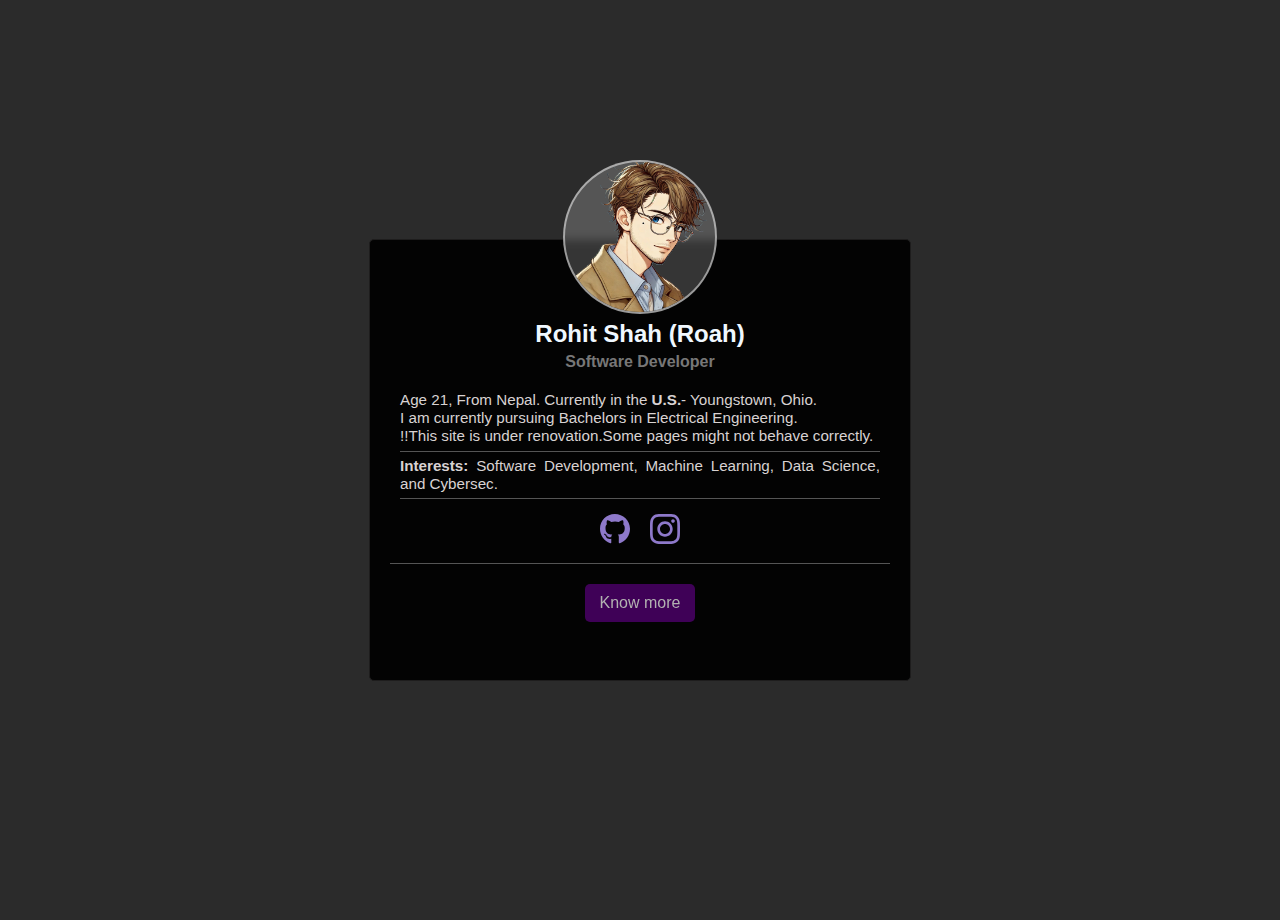
<file: index.html>
<!DOCTYPE html>
<html lang="en">
<head>
    <meta charset="UTF-8">
    <meta name="viewport" content="width=device-width, initial-scale=1.0">
    <title>Profile Page</title>
    <link rel="stylesheet" href="styles.css">
</head>
<body>
    <div class="profile-card">
	    <div class = "avatar-container">
        
    
        <div class="profile-card-inner">
        <div class="profile-card-front">
            <img src="avatar.png" alt="Profile Picture" class="profile-img">
        </div>
        <div class="profile-card-back">
            <img src="profile-nocrop.png" alt="Profile Picture" class="profile-img">  
        </div>
    </div> 
	</div>
        <h1>Rohit Shah (Roah)</h1>
        <h6>Software Developer</h6>
	<p>Age 21, From Nepal.   Currently in the <strong>U.S.</strong>- Youngstown, Ohio.<br>
	I am currently pursuing Bachelors in Electrical Engineering.<br>
	!!This site is under renovation.Some pages might not behave correctly.
	</p>
        <p><strong>Interests:</strong> Software Development, Machine Learning, Data Science, and Cybersec.</p>
        <div class="social-links">
            <!-- <marquee direction="right" > -->
            <a href="https://github.com/rnr-roah" id="links"><img src="github.svg" alt="GitHub"></a>
            <a href="https://www.instagram.com/rnr.roah" id="links"><img src="insta.svg" alt="Instagram"></a>
        <!-- </marquee> -->
        </div>
        
        <div class="flashcard1">
            <div class="flashcard1-inner">
                <div class="flashcard1-back">
                    <a href="aboutme.html" class="nav-link2">         
                    <div class="tile">
                        About Me
                    </div>
                    </a>
                    <a href="projects.html" class="nav-link2">
                    <div class="tile">Projects
                    </div> </a> 
                    <a href="blog.html" class="nav-link2">       
                    <div class="tile">Blog
                    </div></a>
                    <div class="close">
                        <a href="#" class="close-link">Exit</a>
                    </div>
                </div>
                <div class="flashcard1-front">
                    <a href="#" class="blog-link">Know more</a>
                </div>
            </div>
        </div>
    </div>

    <script src="flashcards.js"></script>

</body>
</html>
</file>
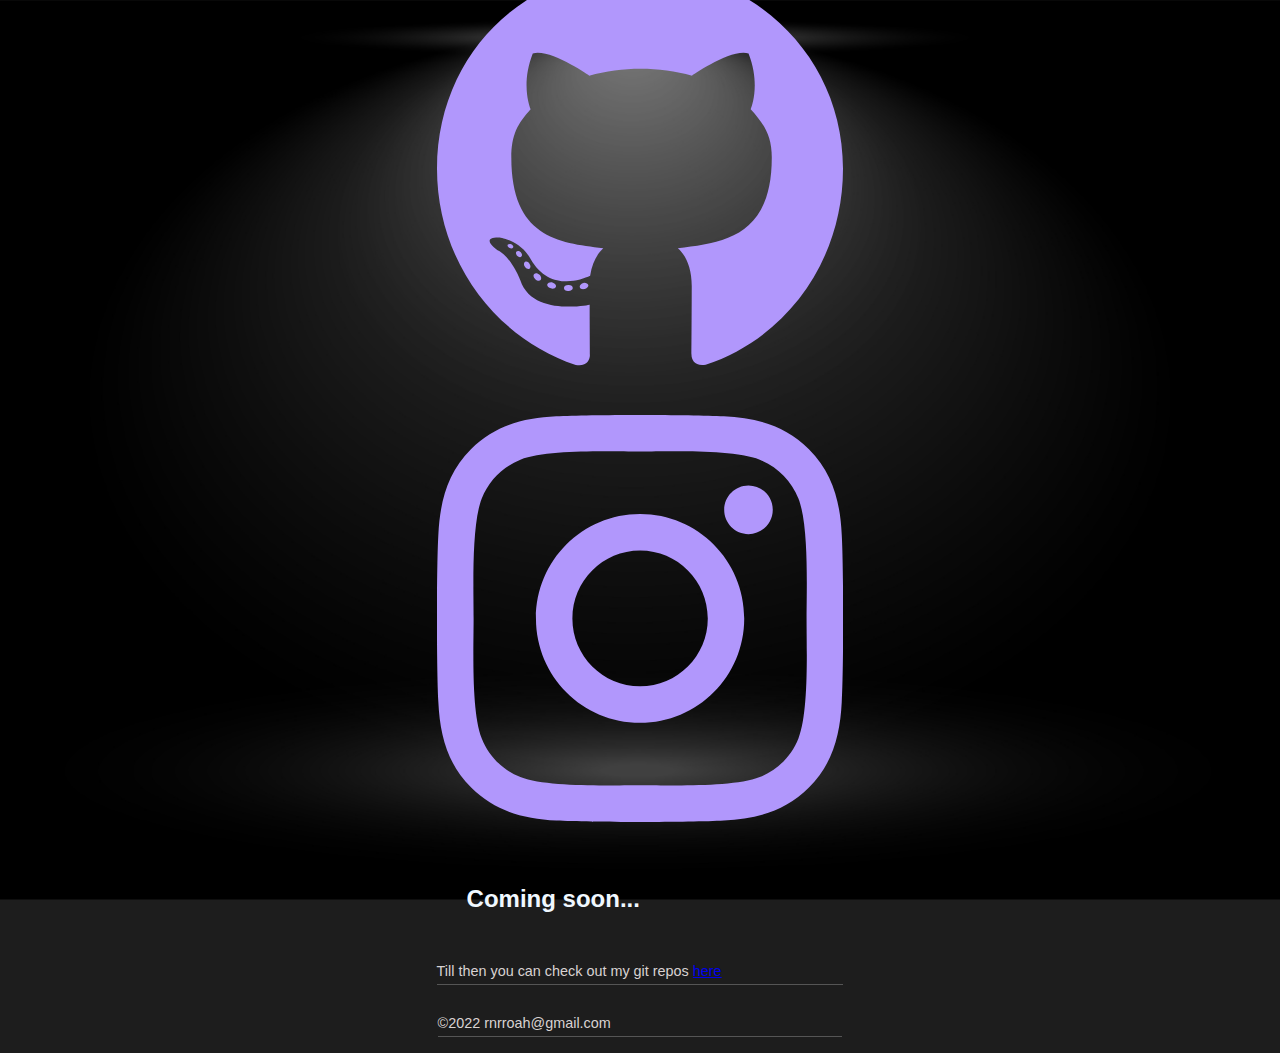
<file: linux-blog.html>
<!DOCTYPE html>
<html lang="en">
<head>
    <meta charset="UTF-8">
    <meta name="viewport" content="width=device-width, initial-scale=1.0">
    <title>Projects Page</title>
    <link rel="stylesheet" href="projects.css">
</head>
<body><div class="content">
    <div class="navbar">
        <div class="nav">
        <a href="index.html" class="nav-link">Home</a>
        <a href="projects.html#aboutme" class="nav-link">About me</a>
        <a href="projects.html#projects" class="nav-link" >Projects</a>
        <!-- Blog Dropdown Start -->
        <div class="dropdown">
            <a href="#" class="nav-link" style="border: 1px solid #bcbfc2;background-color:#f8d5f5;">Blog ▾</a>
            <div class="dropdown-content">
                <a href="linux-blog.html" >Linux Blog</a>
                <a href="poetry-blog.html">Poetry Blog</a>
            </div>
        </div>
        <!-- Blog Dropdown End -->
        </div>
        <div class="logos">
        <a href="https://github.com/rnr-roah"><img src="github.svg"></a>
        <a href="https://instagram.com/rnr.roah"><img src="insta.svg"></a>
        </div>
    </div>
    
    <!-- About Me Section Down here  -->
    <div class="intro">
        <h1>Coming soon...
        </h1><h6></h6>
        <p>Till then you can check out my git repos <a href="https://github.com/rnr-roah"> here</a></p>
    </div> 
   
    <div class="content-card" style="background-color: transparent; border: 1px solid transparent;">
     <footer class="footer">
            <p>&copy;2022 rnrroah@gmail.com</p>
      </footer>
    </div>
    </div><!--Content-card-->
    </div><!--Content-->
    <script src="flashcards.js"></script>
    <script src="roahos.js"></script>
</body>
</html>
</file>
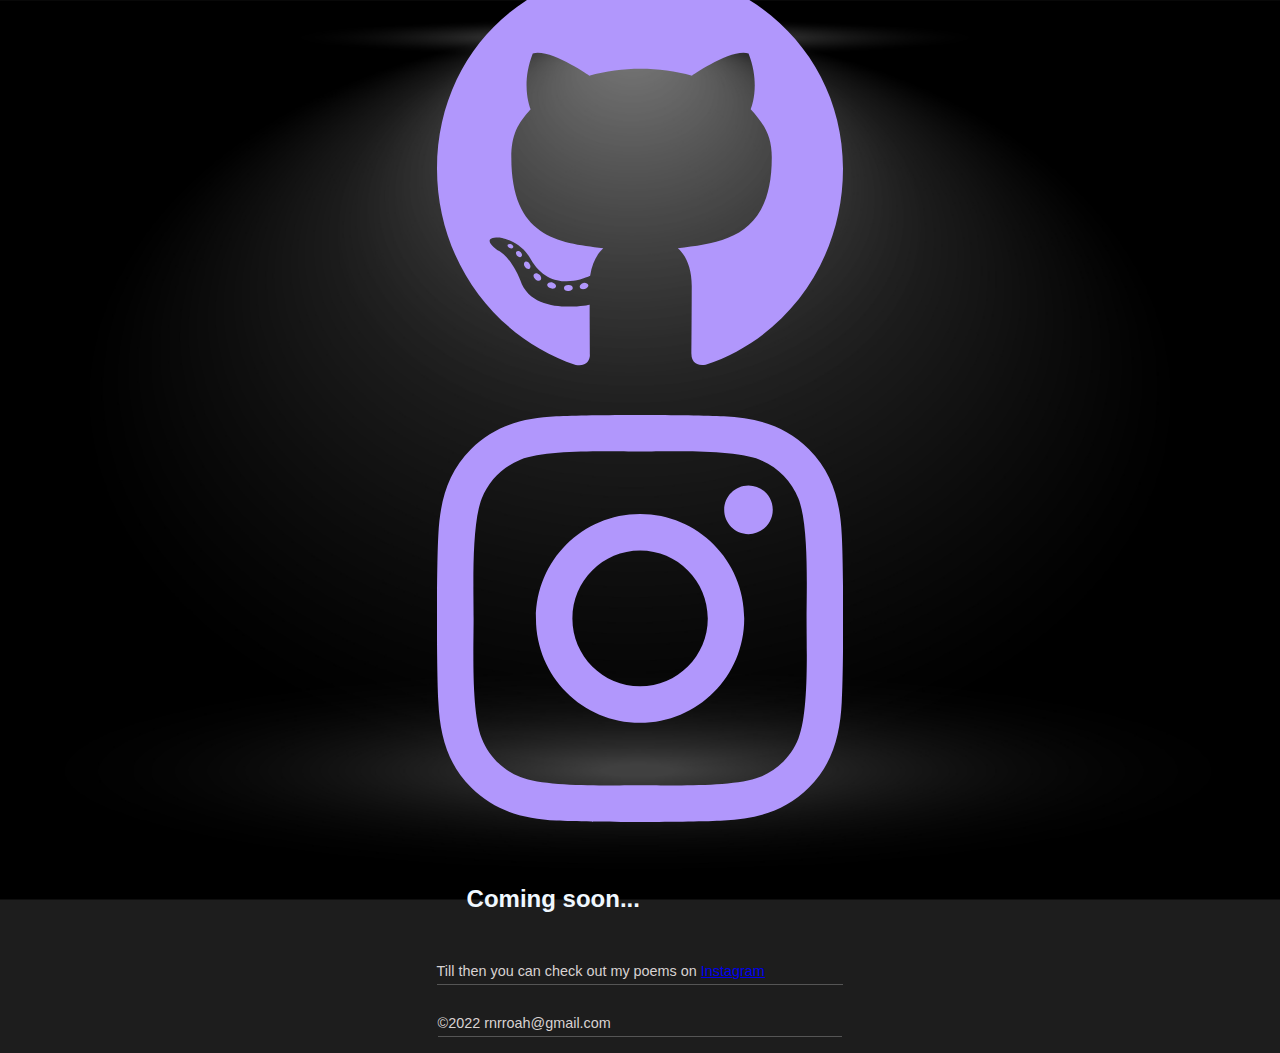
<file: poetry-blog.html>
<!DOCTYPE html>
<html lang="en">
<head>
    <meta charset="UTF-8">
    <meta name="viewport" content="width=device-width, initial-scale=1.0">
    <title>Projects Page</title>
    <link rel="stylesheet" href="projects.css">
</head>
<body><div class="content">
    <div class="navbar">
        <div class="nav">
        <a href="index.html" class="nav-link">Home</a>
        <a href="projects.html#aboutme" class="nav-link">About me</a>
        <a href="projects.html#projects" class="nav-link" >Projects</a>
        <!-- Blog Dropdown Start -->
        <div class="dropdown">
            <a href="#" class="nav-link" style="border: 1px solid #bcbfc2;background-color:#f8d5f5;">Blog ▾</a>
            <div class="dropdown-content">
                <a href="linux-blog.html" >Linux Blog</a>
                <a href="poetry-blog.html">Poetry Blog</a>
            </div>
        </div>
        <!-- Blog Dropdown End -->
        </div>
        <div class="logos">
        <a href="https://github.com/rnr-roah"><img src="github.svg"></a>
        <a href="https://instagram.com/rnr.roah"><img src="insta.svg"></a>
        </div>
    </div>
    <!-- About Me Section Down here  -->
    <div class="intro">
        <h1>Coming soon...
        </h1><h6></h6>
        <p>Till then you can check out my poems on <a href="https://instagram.com/rnr.roah"> Instagram</a></p>
    </div> 
   
    <div class="content-card" style="background-color: transparent; border: 1px solid transparent;">
     <footer class="footer">
            <p>&copy;2022 rnrroah@gmail.com</p>
      </footer>
    </div>
    </div><!--Content-card-->
    </div><!--Content-->
    <script src="flashcards.js"></script>
    <script src="roahos.js"></script>
</body>
</html>
</file>
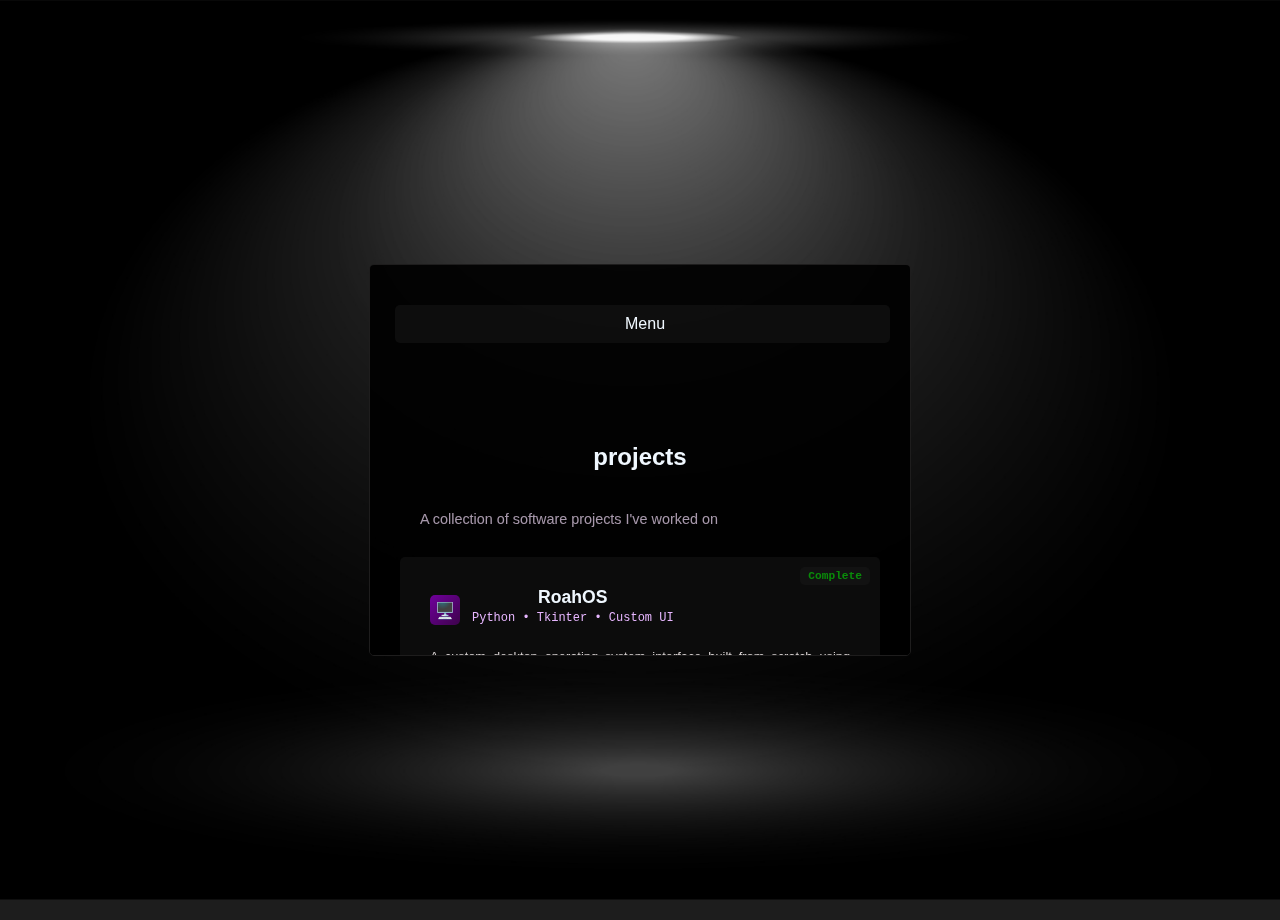
<file: projects.html>
<!DOCTYPE html>
<html lang="en">
<head>
    <meta charset="UTF-8">
    <meta name="viewport" content="width=device-width, initial-scale=1.0">
    <title>Projects - Rohit Shah</title>
    <style>
        body {
            font-family: Arial, sans-serif;
            background-color: #1d1d1d;
            display: flex;
            flex-direction: column;
            justify-content: center;
            align-items: center;
            min-height: 100vh;
            margin: 0;
            padding: 10px;
            background-image: url("background.jpg");
            background-size: cover;
            background-position: center;
            background-attachment: fixed;
            background-repeat: no-repeat;
            overflow-x: hidden;
            scrollbar-width: none;
            -ms-overflow-style: none;
        }

        body::-webkit-scrollbar {
            display: none;
        }

        .profile-card {
            position: relative;
            background-color: rgba(0, 0, 0, 0.919);
            padding: 20px;
            border-radius: 5px;
            border: 1px solid #1e1d1d;
            text-align: center;
            width: 100%;
            max-width: 500px;
            height: 350px;
            animation: profile-card 0.8s ease-out forwards;
            overflow-y: auto;
            scrollbar-width: none;
            -ms-overflow-style: none;
        }

        .profile-card::-webkit-scrollbar {
            display: none;
        }

        @keyframes profile-card {
            from {
                height: 350px;
            }
            to {
                height: 90%;
            }
        }

        .header-section {
            margin-bottom: 0px;
            position: relative;
        }

        h1 {
            margin: 30px;
            font-size: 1.5em;
            color: aliceblue;
            transition-duration: 1s;
        }

        h1:hover {
            padding: 20px;
            border-radius: 5px;
            background-color: #2c2c2c7d;
            color: #ffffff72;
        }

        .subtitle {
            color: #efdaf5b2;
            font-size: 0.9em;
            margin: 10px 0;
            padding: 10px;
            margin-left: 20px;
            transition-duration: 0.5s;
            text-align: justify;
        }

        .subtitle:hover {
            border-radius: 5px;
            background-color: #2c2c2c42;
        }

        .projects-grid {
            display: grid;
            grid-template-columns: 1fr;
            gap: 15px;
            padding: 0;
        }

        .project-card {
            background-color: #1b1b1b71;
            border-radius: 5px;
            padding: 30px;
            color: aliceblue;
            transition: all 0.5s ease;
            cursor: pointer;
            position: relative;
            overflow: hidden;
            margin: 10px;
        }

        .project-card:hover {
            background-color: #3d034b65;
            transform: translateY(-2px);
        }

        .project-header {
            display: flex;
            align-items: center;
            margin-bottom: 15px;
        }

        .project-icon {
            width: 30px;
            height: 30px;
            background: linear-gradient(135deg, #70009c, #3d034b);
            border-radius: 5px;
            display: flex;
            align-items: center;
            justify-content: center;
            margin-right: 12px;
            font-size: 1em;
            color: white;
        }

        .project-title {
            font-size: 1.1em;
            color: aliceblue;
            margin: 0;
            font-weight: bold;
        }

        .project-tech {
            color: #e7b6ff;
            font-size: 0.75em;
            margin: 3px 0 8px 0;
            font-family: 'Courier New', Courier, monospace;
        }

        .project-description {
            color: #d8d2d2;
            font-size: 0.8em;
            line-height: 1.4;
            margin-bottom: 12px;
            text-align: justify;
        }

        .project-links {
            display: flex;
            gap: 10px;
            flex-wrap: wrap;
        }

        .project-link {
            background-color: #1b1b1b71;
            color: #e7b6ff;
            padding: 6px 12px;
            border-radius: 5px;
            text-decoration: none;
            font-size: 0.8em;
            transition: all 0.5s ease;
            display: inline-flex;
            align-items: center;
            gap: 4px;
            font-family: 'Courier New', Courier, monospace;
        }

        .project-link:hover {
            background-color: #3d034b81;
        }

        .project-status {
            position: absolute;
            top: 10px;
            right: 10px;
            padding: 3px 8px;
            border-radius: 5px;
            font-size: 0.7em;
            font-weight: bold;
            font-family: 'Courier New', Courier, monospace;
        }

        .status-complete {
            background-color: #1b1b1b71;
            color: #00ff0083;
        }

        .status-progress {
            background-color: #1b1b1b71;
            color: #ffa60085;
        }

        .status-planned {
            background-color: #1b1b1b71;
            color: #ffff0085;
        }

        /* Flashcard Menu Styles */
        .flashcard1 {
            perspective: 1000px;
            margin: 20px auto 0;
            position: relative;
            z-index: 10;
        }

        .flashcard1-inner {
            transition: transform 0.5s;
            transform-style: preserve-3d;
            position: relative;
        }
        .flashcard1-back {
            position: absolute;
            backface-visibility: hidden;
            border-radius: 5px;
            z-index: 11;
        }

        .flashcard1-back {
            background-color: rgba(120, 118, 118, 0.155);
            backdrop-filter: blur();
            border: 1px solid rgba(175, 175, 175, 0);
            display: list-item;
            align-items: center;
            justify-content: center;
            width: 500px;
            padding: 20px;
            /* Removed margin-right and added margin: auto for horizontal centering */
            margin-left: -15px;
            margin-right: 20px;
            transform: rotateY(180deg);
            border-radius: 5px;
            backdrop-filter: blur(5px);
        }

        .tile {
            width: auto;
            background-color: #00000072;
            background-size: auto;
            background-position: center;
            background-repeat: no-repeat;
            border: 1px solid #c0bdbd00;
            border-radius: 5px;
            padding: 40px 0px;
            margin: 5px;
            margin-bottom: 20px;
            color: aliceblue;
            transition-duration: 0.5s;
        }
        .tile:hover{
            padding: 50px;
            background-color: #3d034b81;
        }
        .close{
            width: auto;
            padding: 20px 0px;
            margin: 10px;
            transition-duration: 0.5s;
            font-weight: 600;
            font-size: 1.2em;
            font-family: 'Courier New', Courier, monospace;
        }
        .close:hover{
            background-color: rgba(255, 0, 0, 0.214);
            border-radius: 5px;
        }
        .close-link{
            background-color: transparent;
            display: inline-block;
            padding: 5px 30px;
            color: rgb(210, 67, 0);
            border-radius: 5px;
            text-decoration: none;
            transition-duration: 0.5s;
        }
        .close-link:hover{
            color: rgb(255, 0, 0);
            background-color: transparent;
            padding: 15px;
        }

        .nav-link2{
            color: #e7b6ff;
            text-decoration: none;
            align-items: start;
            font-size: 1.5em;
            font-family: 'Courier New', Courier, monospace;
        }

      
        .blog-link {
            background-color: #1b1b1b71;
            border-radius: 5px;
            padding: 10px 230px;
            margin: 5px;
            margin-bottom: 100px;
            color: aliceblue;
            transition-duration: 0.5s;
            margin-right: 0px;
            cursor: pointer;
            position: relative;
        }

        .blog-link:hover {
            background-color: #3d034b81;
        }

        .flipped .flashcard1-inner {
            transform: rotateY(180deg);
        }

        /* Mobile Optimization */
        @media (max-width: 600px) {
            body {
                padding: 5px;
                align-items: flex-start;
                padding-top: 20px;
            }
            
            .profile-card {
                width: 95%;
                max-width: none;
                margin: 0;
                padding: 15px;
            }
            
            @keyframes profile-card {
                from {
                    height: 350px;
                }
                to {
                    height: 85vh;
                }
            }
            
            .projects-grid {
                gap: 12px;
            }
            
            .header-section {
                margin-bottom: 15px;
                padding-bottom: 12px;
            }
            
            h1 {
                font-size: 1.3em;
                margin: 20px;
            }
            
            .project-card {
                padding: 15px;
                margin: 5px;
            }
            
            .flashcard1-back {
                width: 95%;
                margin-left: -10px;
                margin-right: 0;
            }
            
            .tile {
                padding: 30px 0px;
                margin: 8px;
                font-size: 1.2em;
            }
            
            .tile:hover {
                padding: 35px;
            }
        }
    </style>
</head>
<body>
    <div class="profile-card">
        <div class="flashcard1">
            <div class="flashcard1-inner">
                <div class="flashcard1-back">
                    <a href="index.html" class="nav-link2">
                        <div class="tile">Home
                        </div>
                    </a>
                    <a href="aboutme.html" class="nav-link2">
                        <div class="tile">
                            About Me
                        </div>
                    </a>
                    <a href="blog.html" class="nav-link2">
                        <div class="tile">Blog
                        </div>
                    </a>
                    <div class="close">
                        <a href="#" class="close-link">Exit</a>
                    </div>
                </div>
                <div class="flashcard1-front">
                    <div class="blog-link">Menu</div>
                </div>
            </div>
        <div class="header-section">
            <h1>projects</h1>   
        </div>
        <p class="subtitle">A collection of software projects I've worked on</p>
        <div class="projects-grid">
            <!-- Project 1: RoahOS -->
             <!-- Know More Menu -->
        
        </div>
            <div class="project-card">
                <div class="project-status status-complete">Complete</div>
                <div class="project-header">
                    <div class="project-icon">🖥️</div>
                    <div>
                        <h3 class="project-title">RoahOS</h3>
                        <div class="project-tech">Python • Tkinter • Custom UI</div>
                    </div>
                </div>
                <p class="project-description">
                    A custom desktop operating system interface built from scratch using Python and Tkinter. Features a modern UI with custom widgets, file management, and system monitoring capabilities.
                </p>
                <div class="project-links">
                    <a href="https://github.com/rnr-roah/roahos" target="_blank" class="project-link">🔗 GitHub</a>
                    <a href="roahos/index.html" class="project-link">📱 Demo</a>
                </div>
            </div>

            <!-- Project 2: Machine Learning Stock Predictor -->
            <div class="project-card">
                <div class="project-status status-progress">In Progress</div>
                <div class="project-header">
                    <div class="project-icon">📈</div>
                    <div>
                        <h3 class="project-title">ML Stock Predictor</h3>
                        <div class="project-tech">Python • TensorFlow • Pandas • NumPy</div>
                    </div>
                </div>
                <p class="project-description">
                    A machine learning model that predicts stock prices using historical data and technical indicators. Implements LSTM neural networks and features real-time data visualization.
                </p>
                <div class="project-links">
                    <a href="https://github.com/rnr-roah/ml-stock-predictor" target="_blank" class="project-link">🔗 GitHub</a>
                    <a href="https://github.com/rnr-roah/ml-stock-predictor#analysis" target="_blank" class="project-link">📊 Analysis</a>
                </div>
            </div>

            <!-- Project 3: Cybersecurity Scanner -->
            <div class="project-card">
                <div class="project-status status-complete">Complete</div>
                <div class="project-header">
                    <div class="project-icon">🔒</div>
                    <div>
                        <h3 class="project-title">Network Security Scanner</h3>
                        <div class="project-tech">Python • Nmap • Scapy • Flask</div>
                    </div>
                </div>
                <p class="project-description">
                    An automated network vulnerability scanner that identifies open ports, services, and potential security issues. Features a web dashboard for monitoring and reporting.
                </p>
                <div class="project-links">
                    <a href="https://github.com/rnr-roah/network-scanner" target="_blank" class="project-link">🔗 GitHub</a>
                    <a href="https://github.com/rnr-roah/network-scanner#security-report" target="_blank" class="project-link">📋 Report</a>
                </div>
            </div>

            <!-- Project 4: Smart Home IoT System -->
            <div class="project-card">
                <div class="project-status status-progress">In Progress</div>
                <div class="project-header">
                    <div class="project-icon">🏠</div>
                    <div>
                        <h3 class="project-title">Smart Home Controller</h3>
                        <div class="project-tech">Arduino • Raspberry Pi • Node.js • React</div>
                    </div>
                </div>
                <p class="project-description">
                    An IoT-based smart home automation system with sensor monitoring, device control, and mobile app integration. Uses MQTT for communication between devices.
                </p>
                <div class="project-links">
                    <a href="https://github.com/rnr-roah/smart-home" target="_blank" class="project-link">🔗 GitHub</a>
                    <a href="https://github.com/rnr-roah/smart-home#mobile-app" target="_blank" class="project-link">📱 App</a>
                </div>
            </div>

            <!-- Project 5: Data Visualization Dashboard -->
            <div class="project-card">
                <div class="project-status status-complete">Complete</div>
                <div class="project-header">
                    <div class="project-icon">📊</div>
                    <div>
                        <h3 class="project-title">Data Insights Dashboard</h3>
                        <div class="project-tech">React • D3.js • Python • FastAPI</div>
                    </div>
                </div>
                <p class="project-description">
                    An interactive data visualization dashboard that processes large datasets and creates dynamic charts and graphs. Features real-time data updates and custom filtering options.
                </p>
                <div class="project-links">
                    <a href="https://github.com/rnr-roah/data-dashboard" target="_blank" class="project-link">🔗 GitHub</a>
                    <a href="https://rnr-roah.github.io/data-dashboard" target="_blank" class="project-link">🌐 Live Demo</a>
                </div>
            </div>

            <!-- Project 6: Blockchain Voting System -->
            <div class="project-card">
                <div class="project-status status-planned">Planned</div>
                <div class="project-header">
                    <div class="project-icon">🗳️</div>
                    <div>
                        <h3 class="project-title">Secure Voting DApp</h3>
                        <div class="project-tech">Solidity • Web3.js • React • Ethereum</div>
                    </div>
                </div>
                <p class="project-description">
                    A decentralized voting application built on blockchain technology to ensure transparent and tamper-proof elections. Features smart contracts and cryptographic verification.
                </p>
                <div class="project-links">
                    <a href="https://github.com/rnr-roah/voting-dapp#whitepaper" target="_blank" class="project-link">📋 Whitepaper</a>
                </div>
            </div>
        </div>
    </div>

    <script>
        document.querySelectorAll('.flashcard1').forEach(card => {
            card.addEventListener('click', () => {
                card.classList.toggle('flipped');
            });
        });
    </script>
</body>
</html>
</file>
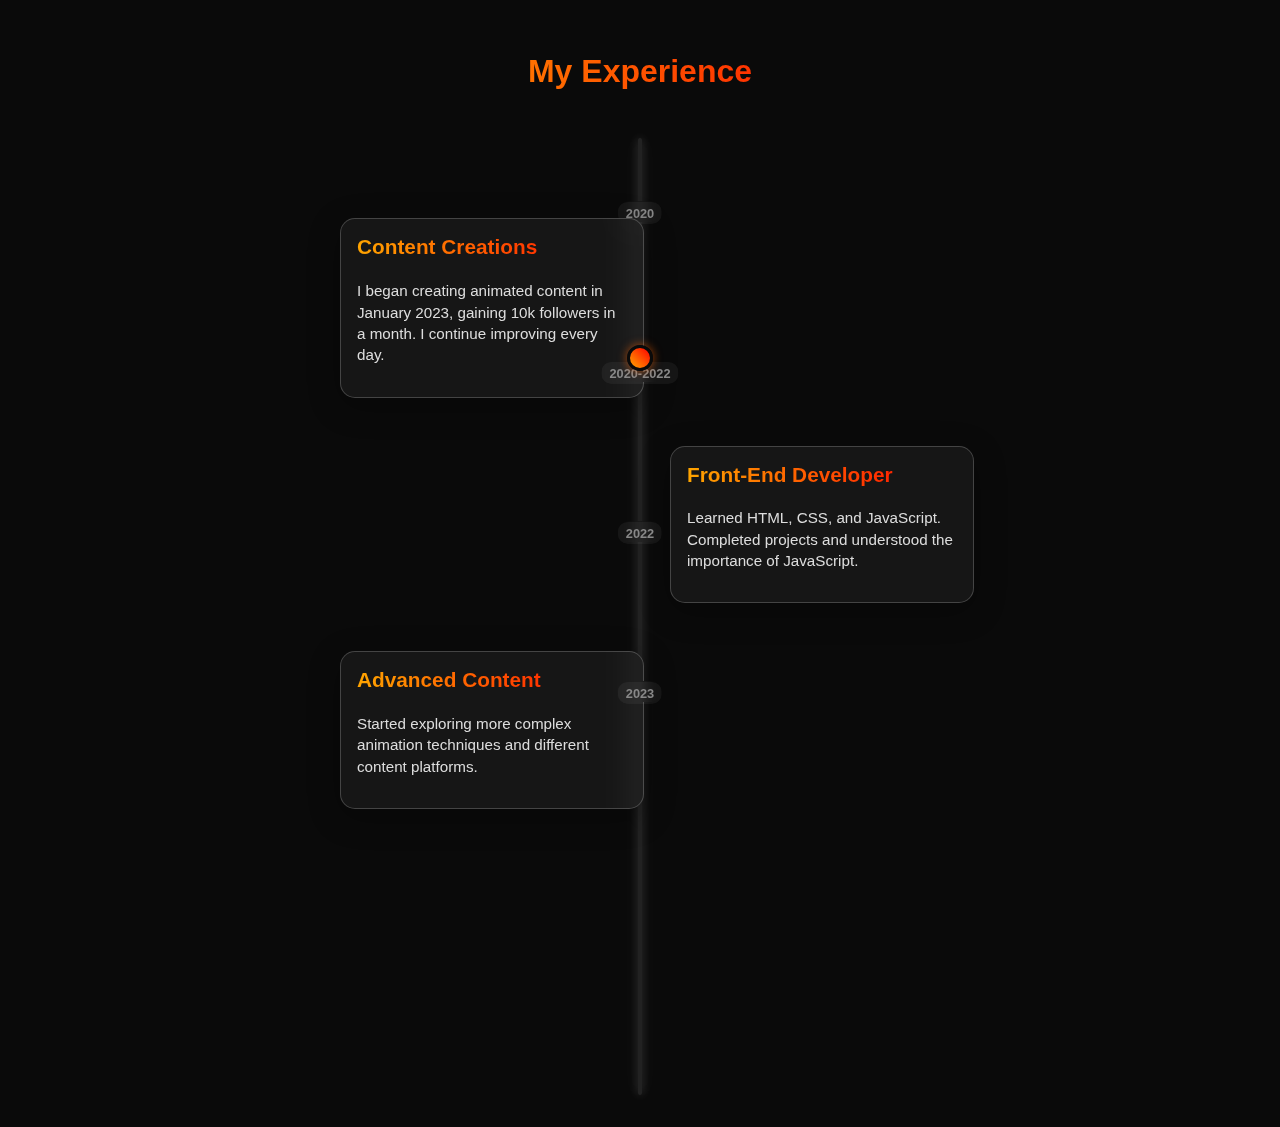
<file: timeline.html>
<!DOCTYPE html>
<html lang="en">
<head>
  <meta charset="UTF-8">
  <meta name="viewport" content="width=device-width, initial-scale=1.0">
  <title>Animated Timeline (Glassmorphic)</title>
  <style>
    body {
      background: #0a0a0a;
      color: #fff;
      font-family: 'Arial', sans-serif;
      margin: 0;
      padding: 2rem;
      display: flex;
      justify-content: center;
    }

    .timeline-container {
      width: 100%;
      max-width: 600px;
    }

    .timeline {
      position: relative;
      margin: 0 auto;
      padding: 2rem 0;
      width: 100%;
    }

    .timeline::before {
      content: '';
      position: absolute;
      top: 0;
      bottom: 0;
      left: 50%;
      width: 4px;
      background: rgba(255, 255, 255, 0.1);
      backdrop-filter: blur(10px);
      -webkit-backdrop-filter: blur(10px);
      box-shadow: 0 0 10px rgba(255, 255, 255, 0.2),
                  0 0 20px rgba(255, 255, 255, 0.1);
      border-radius: 2px;
      transform: translateX(-50%);
      z-index: 0;
    }

    .timeline-event {
      position: relative;
      margin: 3rem 0;
      width: 45%;
      padding: 1rem;
      background: rgba(255, 255, 255, 0.05);
      border: 1px solid rgba(255, 255, 255, 0.2);
      backdrop-filter: blur(15px);
      -webkit-backdrop-filter: blur(15px);
      border-radius: 15px;
      box-shadow: 0 8px 32px rgba(0, 0, 0, 0.3);
      cursor: pointer;
      opacity: 0;
      transform: translateY(50px);
      transition: all 0.6s ease;
      z-index: 1;
    }

    .timeline-event.left {
      left: 0;
    }

    .timeline-event.right {
      left: 55%;
    }

    .timeline-event.visible {
      opacity: 1;
      transform: translateY(0);
    }

    .timeline-event h3 {
      margin-top: 0;
      background: linear-gradient(to right, orange, red);
      -webkit-background-clip: text;
      color: transparent;
      font-size: 1.3rem;
    }

    .timeline-event p {
      color: #ddd;
      font-size: 0.95rem;
      line-height: 1.4;
    }

    .timeline-dot {
      position: absolute;
      top: 0;
      left: 50%;
      transform: translate(-50%, -50%);
      width: 20px;
      height: 20px;
      background: linear-gradient(45deg, orange, red);
      border-radius: 50%;
      border: 3px solid #0a0a0a;
      box-shadow: 0 0 10px rgba(255, 100, 0, 0.6);
      transition: top 0.3s ease;
      z-index: 2;
    }

    .year-label {
      position: absolute;
      left: 50%;
      transform: translateX(-50%) translateY(-150%);
      font-weight: bold;
      color: #888;
      background: rgba(255, 255, 255, 0.05);
      padding: 0.2rem 0.5rem;
      border-radius: 10px;
      backdrop-filter: blur(5px);
      font-size: 0.8rem;
      z-index: 1;
    }

    h1 {
      text-align: center;
      background: linear-gradient(to right, orange, red);
      -webkit-background-clip: text;
      color: transparent;
      font-size: 2rem;
      margin-bottom: 3rem;
    }
  </style>
</head>
<body>

<div class="timeline-container">
  <h1>My Experience</h1>

  <div class="timeline">

    <div class="timeline-dot" id="timeline-dot"></div>

    <div class="year-label" style="top: 6rem;">2020</div>
    <div class="timeline-event left">
      <h3>Content Creations</h3>
      <p>I began creating animated content in January 2023, gaining 10k followers in a month. I continue improving every day.</p>
    </div>

    <div class="year-label" style="top: 16rem;">2020-2022</div>
    <div class="timeline-event right">
      <h3>Front-End Developer</h3>
      <p>Learned HTML, CSS, and JavaScript. Completed projects and understood the importance of JavaScript.</p>
    </div>

    <div class="year-label" style="top: 26rem;">2022</div>
    <div class="timeline-event left">
      <h3>Advanced Content</h3>
      <p>Started exploring more complex animation techniques and different content platforms.</p>
    </div>

    <div class="year-label" style="top: 36rem;">2023</div>
    <div class="timeline-event right">
      <h3>Professional Developer</h3>
      <p>Started freelancing and building projects for real-world clients using modern frameworks.</p>
    </div>

  </div>
</div>

<script>
  const timelineDot = document.getElementById('timeline-dot');
  const events = document.querySelectorAll('.timeline-event');

  function moveDotTo(eventElement) {
    const rect = eventElement.getBoundingClientRect();
    const timelineRect = document.querySelector('.timeline').getBoundingClientRect();
    const offsetTop = rect.top - timelineRect.top + rect.height / 2;
    timelineDot.style.top = `${offsetTop}px`;
  }

  events.forEach(event => {
    event.addEventListener('mouseenter', () => {
      moveDotTo(event);
    });
  });

  // FADE-IN on scroll
  function checkVisibility() {
    events.forEach(event => {
      const rect = event.getBoundingClientRect();
      if (rect.top < window.innerHeight * 0.85) {
        event.classList.add('visible');
      }
    });
  }

  window.addEventListener('scroll', checkVisibility);
  window.addEventListener('load', () => {
    checkVisibility();
    // Initially place dot on first visible event
    const firstVisible = document.querySelector('.timeline-event.visible');
    if (firstVisible) moveDotTo(firstVisible);
  });
</script>

</body>
</html>
</file>
<file: styles.css>
body {
    font-family: "Quicksand", "Nunito", "Poppins", sans-serif;
    background-color: #1d1d1d;
    display: flex;
    justify-content: center;
    align-items: center;
    min-height: 100vh;
    margin: 0;
    padding: 10px;
    /*background-image: url("background.jpg");*/
	background-color:#2B2B2B;
    background-size: cover;
    background-position: center;
    background-attachment: fixed;
    background-repeat: no-repeat;
    overflow-x: hidden;
}

.profile-card {
    position: relative;
    background-color: rgba(0, 0, 0, 0.919);
    padding: 20px;
    border-radius: 5px;
    border: 1px solid #1e1d1d;
    text-align: center;
    width: 100%;
    max-width: 500px;
    min-height: 400px;
}
.avatar-container {
	position: absolute;
	top: -80px;
	left: 50%;
	transform: translateX(-50%);
	width: 150px;
	height: 150px;
    border: 2px solid rgba(255, 255, 255, 0.5);
    border-radius: 100%;
    background: rgba(255, 255, 255, 0.2); /* transparent layer */
    backdrop-filter: blur(5px);          /* the actual blur */
    -webkit-backdrop-filter: blur(5px);  /* for Safari */


}

.profile-img {
    border-radius: 50%;
    width: 150px;
    height: 150px;
    object-fit: cover;
}

h1 {
    margin: 60px 0 5px;
    font-size: 1.5em;
    color: aliceblue;
    transition-duration: 0.5s;
}
h1:hover{
    padding: 20px;
    border-radius: 5px;
    background-color: #2c2c2c7d;
}
h6 {
    color: #777;
    font-size: 1em;
    margin: 5px 0 15px;
    padding-bottom: 0px;
    /*border-bottom: 1px solid #d8d2d2;*/
}

p {
    font-size: .95em;
    color: #d8d2d2;
    padding-bottom: 5px;
    padding-top: 5px;
    border-bottom: 1px solid #555;
    transition-duration: 0.5s;
    text-align: justify;
    margin: 0px 10px;
    line-height: 1.2;

}
p:hover{
    padding: 20px;
    border-radius: 5px;
    background-color: #2c2c2c7d;
    color: white;
    font-size: 1em;
}

.social-links {
    display: flex;
    justify-content: center;
    border-bottom: 1px solid #555;
    transition-duration: 0.5s;

}

.social-links a:hover img {
            filter: brightness(1.2) drop-shadow(0 0 10px #70009c);
            transform: scale(1.2) rotate(360deg);
        }
.social-links img {
    width: 30px;
    height: 40px;
    padding: 10px;
    filter: brightness(0.8);
    transition: all 0.3s ease;
}

.blog-link {
    display: inline-block;
    margin-top: 20px;
    padding: 10px 15px;
    background-color: #70009c8d;
    color: rgb(178, 177, 177);
    border-radius: 5px;
    text-decoration: none;
    transition-duration: 0.2s;
}

.blog-link:hover {
    background-color: #2c0236c5;
    color:rgb(197, 197, 197);
    padding-right: 50px;
    padding-left: 50px;
}



/*profilecard */
.profile-card {
    perspective: 1000px;
    margin: 0px 0px;
}
.profile-card:hover{
    background-color: rgb(0, 0, 0);
}
.profile-card-inner {
    transition: transform 1s;
    transform-style: preserve-3d;
    position: relative;
    backface-visibility: hidden;
}
.profile-card-back {
    position: fixed;
    backface-visibility: hidden;
    border-radius: 0px;
}

.profile-card-back {
    background-color: transparent;
    display: flex;
    align-items: center;
    justify-content: center;
    position: fixed;
    margin-top: -154px;
    transform: rotateY(180deg);
}

.swapped .profile-card-inner {
    transform: rotateY(180deg);
}


.profile-card:hover .profile-card-inner {
    transform: rotateY(180deg);
    backface-visibility: hidden;
}



.nav-link {
    display: inline-block;
    padding: 5px 10px;
    background-color: #f8d5f5b4;
    /*border: 1px solid #bcbfc2;*/
    color: rgb(54, 52, 52);
    border-radius: 5px;
    text-decoration: none;
    transition-duration: 0.5s;
    font-size: 2em;
}

.nav-link:hover {
/*    background-color: #de96ff;*/
    background-color: #f8d5f5;
}

.nav-link2{
    color: #e7b6ff;
    text-decoration: none;
    align-items: start;
    font-size: 1.5em;
    font-family: 'Courier New', Courier, monospace;
}
/*Flashcard 1*/
.flashcard1 {
    perspective: 1000px;
    margin: 0px auto;
}

.flashcard1-inner {
    transition: transform 0.5s;
    transform-style: preserve-3d;
    position: relative;
}
.flashcard1-back {
    position: absolute;
    backface-visibility: hidden;
    border-radius: 5px;
}

.flashcard1-back {
    background-color: rgba(120, 118, 118, 0.155);
    backdrop-filter: blur();
    border: 1px solid rgba(175, 175, 175, 0);
    display: list-item;
    align-items: center;
    justify-content: center;
    width: 500px;
    padding: 0px;
    position: auto;
    margin-top: -80%;
    margin-right: 500px;
    transform: rotateY(180deg);
    border-radius: 5px;
    backdrop-filter: blur(10px);
}

.tile {
    width: auto;
    background-color: #00000072;
    background-size: auto;        /* makes the image cover the entire div */
    background-position: center;   /* centers the image */
    background-repeat: no-repeat;  /* prevents tiling */
    border: 1px solid #c0bdbd00;
    border-radius: 5px;
    padding: 40px 0px;
    margin: 10px;
    margin-bottom: 20px;
    color: aliceblue;
    transition-duration: 0.5s;
}
.tile:hover{
    padding: 50px;
    background-color: #3d034b81;
}
.close{
    width: auto;
    padding: 20px 0px;
    margin: 10px;
    transition-duration: 0.5s;
    font-weight: 600;
    font-size: 1.2em;
    font-family: 'Courier New', Courier, monospace;
}
.close:hover{
    background-color: rgba(255, 0, 0, 0.214);
    border-radius: 5px;
}
.close-link{
    background-color: transparent;
    display: inline-block;
    padding: 5px 30px;
    /*border: 1px solid #bcbfc2;*/
    color: rgb(210, 67, 0);
    border-radius: 5px;
    text-decoration: none;
    transition-duration: 0.5s;
}
.close-link:hover{
    color: rgb(255, 0, 0);
    background-color: transparent;
    padding: 15px;
}
.flipped .flashcard1-inner {
    transform: rotateY(180deg);
}
/*
.flashcard1:hover .flashcard1-inner {
    transform: rotateY(180deg);
}
*/


/* Mobile Optimization */
@media (max-width: 600px) {
    body {
        padding: 5px;
        align-items: center;
        padding-top: 20px;
    }
    
    .profile-card {
        width: 95%;
        max-width: none;
        margin: 0;
        padding: 15px;
    }
    
    .flashcard1-back {
        width: 100%;
        margin-left: -15px;
        margin-right: 0;
    }
    .avatar-container {
    top: -80px;
    }
     p {
        font-size: 0.8em;
    }

    .social-links img {
        width: 25px;
        height: 35px;
        padding: 8px;
    }
    
    .tile {
        padding: 30px 0px;
        margin: 8px;
        font-size: 1.2em;
    }
    
    .tile:hover {
        padding: 35px;
    }
}
</file>
<file: projects.css>
body {
    font-family: Arial, sans-serif;
    /* background-color: #f4f4f4; */
    background-color: #1d1d1d;
    display: flex;
    justify-content: center;
    align-items: center;
    height: 100vh;
    margin: 0;
    padding: 0;
    background-image: url("background.jpg");
    background-size: cover;        /* makes the image cover the entire div */
    background-position: center;   /* centers the image */
    background-attachment: fixed;
    background-repeat: no-repeat;  /* prevents tiling */
    overflow: hidden;
    scrollbar-width: none;     /* Firefox */
   -ms-overflow-style: none;  /* IE/Edge */

}

body::-webkit-scrollbar {
  display: none;             /* Chrome, Safari */
}


.profile-card {
    position: relative;
    /* background-color: rgba(255, 255, 255, 0.919); */
    background-color: rgba(0, 0, 0, 0.919);
    padding: 20px;
    border-radius: 5px;
    border: 1px solid #1e1d1d;
    text-align: center;
    width: 500px;
    height: 350px;
    transition-duration: 0.5s;
    overflow-y: auto;
    scrollbar-width: none;     /* Firefox */
   -ms-overflow-style: none;  /* IE/Edge */

}
.profile-card::-webkit-scrollbar {
  display: none;             /* Chrome, Safari */
}
.profile-card:hover {
    height: 90%;
}
.profile-img {
    border-radius: 50%;
    width: 150px;
    height: 150px;
    object-fit: cover;
}

h1{
    margin: 30px;
    font-size: 1.5em;
    color: aliceblue;
    transition-duration: 0.5s;
}
h1:hover{
    padding: 20px;
    border-radius: 5px;
    background-color: #2c2c2c7d;
}
h2{
    margin: 60px 0 5px;
    font-size: 2em;
    color: aliceblue;
    transition-duration: 0.5s;
}
h2:hover{
    padding: 20px;
    border-radius: 5px;
    background-color: #2c2c2c7d;
}
h6 {
    color: #777;
    font-size: 1em;
    margin: 5px 0 15px;
    padding-bottom: 5px;
    /*border-bottom: 1px solid #d8d2d2;*/
}

p {
    font-size: 0.9em;
    color: #d8d2d2;
    padding-bottom: 5px;
    border-bottom: 1px solid #555;
    transition-duration: 0.5s;
}
p:hover{
    padding: 20px;
    border-radius: 5px;
    background-color: #2c2c2c7d;
}

.social-links {
    display: flex;
    justify-content: center;
    border-bottom: 1px solid #555;
    transition-duration: 0.5s;

}
.social-links:hover{
    scroll-margin-left: 50px;
    margin-left: 50px;
    scroll-margin-right: 50px;
    margin-right: 50px;
    padding-top: 20px;
    border-radius: 5px;
    background-color: #2c2c2c7d;
}
.social-links img {
    width: 30px;
    padding-bottom: 10px;
    margin: 0px 20px;
}

.blog-link {
    display: inline-block;
    margin-top: 20px;
    padding: 10px 15px;
    background-color: #70009c8d;
    color: rgb(178, 177, 177);
    border-radius: 5px;
    text-decoration: none;
    position:relative;
    transition-duration: 0.2s;
}

.blog-link:hover {
    background-color: #2c0236c5;
    color:rgb(197, 197, 197);
    padding-right: 50px;
    padding-left: 50px;
}



/*profilecard */
.profile-card {
    perspective: 1000px;
    margin: 0px 0px;
}
.profile-card:hover{
    background-color: rgb(0, 0, 0);
}
.profile-card-inner {
    transition: transform 1s;
    transform-style: preserve-3d;
    position: relative;
}
.profile-card-back {
    position: fixed;
    backface-visibility: hidden;
    border-radius: 0px;
}

.profile-card-back {
    background-color: transparent;
    display: flex;
    align-items: center;
    justify-content: center;
    position: fixed;
    margin-top: -154px;
    transform: rotateY(180deg);
}

.swapped .profile-card-inner {
    transform: rotateY(180deg);
}


.profile-card:hover .profile-card-inner {
    transform: rotateY(180deg);
}



.nav-link {
    display: inline-block;
    padding: 5px 10px;
    background-color: #f8d5f5b4;
    /*border: 1px solid #bcbfc2;*/
    color: rgb(54, 52, 52);
    border-radius: 5px;
    text-decoration: none;
    transition-duration: 0.5s;
    font-size: 2em;
}

.nav-link:hover {
/*    background-color: #de96ff;*/
    background-color: #f8d5f5;
}

.nav-link2{
    color: #e7b6ff;
    text-decoration: none;
    align-items: start;
    font-size: 1.5em;
    font-family: 'Courier New', Courier, monospace;
}
/*Flashcard 1*/
.flashcard1 {
    perspective: 1000px;
    margin: 0px auto;
}

.flashcard1-inner {
    transition: transform 0.5s;
    transform-style: preserve-3d;
    position: relative;
}
.flashcard1-back {
    position: relative;
    backface-visibility: hidden;
    border-radius: 5px;
}

.flashcard1-back {
    z-index: 1000;
    background-color: rgba(120, 118, 118, 0.155);
    backdrop-filter: blur();
    border: 1px solid rgba(175, 175, 175, 0);
    display: list-item;
    align-items: center;
    justify-content: center;
    width: 500px;
    padding: 0px;
    position: auto;
    margin-top: -50%;
    margin-right: 500px;
    transform: rotateY(180deg);
    border-radius: 5px;
    backdrop-filter: blur(5px);
}

.tile {
    width: auto;
    background-color: #00000072;
    background-size: auto;        /* makes the image cover the entire div */
    background-position: center;   /* centers the image */
    background-repeat: no-repeat;  /* prevents tiling */
    border: 1px solid #c0bdbd00;
    border-radius: 5px;
    padding: 40px 0px;
    margin: 10px;
    margin-bottom: 20px;
    color: aliceblue;
    transition-duration: 0.5s;
}
.tile:hover{
    padding: 50px;
    background-color: #3d034b81;
}
.close{
    width: auto;
    padding: 20px 0px;
    margin: 10px;
    transition-duration: 0.5s;
    font-weight: 600;
    font-size: 1.2em;
    font-family: 'Courier New', Courier, monospace;
}
.close:hover{
    background-color: rgba(255, 0, 0, 0.214);
    border-radius: 5px;
}
.close-link{
    background-color: transparent;
    display: inline-block;
    padding: 5px 30px;
    /*border: 1px solid #bcbfc2;*/
    color: rgb(210, 67, 0);
    border-radius: 5px;
    text-decoration: none;
    transition-duration: 0.5s;
}
.close-link:hover{
    color: rgb(255, 0, 0);
    background-color: transparent;
    padding: 15px;
}
.flipped .flashcard1-inner {
    transform: rotateY(180deg);
}
/*
.flashcard1:hover .flashcard1-inner {
    transform: rotateY(180deg);
}
*/





/* Mobile Optimization */
@media (max-width: 600px) {
    .flashcard1-back {
        width: 100%;  /* Make navbar take full width */
    }

    .content-card,
    .intro {
        width: 90%;  /* Reduce width to fit mobile screens */
        margin-left: auto;
        margin-right: auto;
    }
    h1 {
        font-size: 1.2em;  /* Reduce font size for mobile */
    }

    h6 {
        font-size: 0.9em;
    }

    p {
        font-size: 0.8em;
    }

    .web-link {
        padding: 8px 12px;  /* Adjust padding for mobile */
    }
}
</file>
